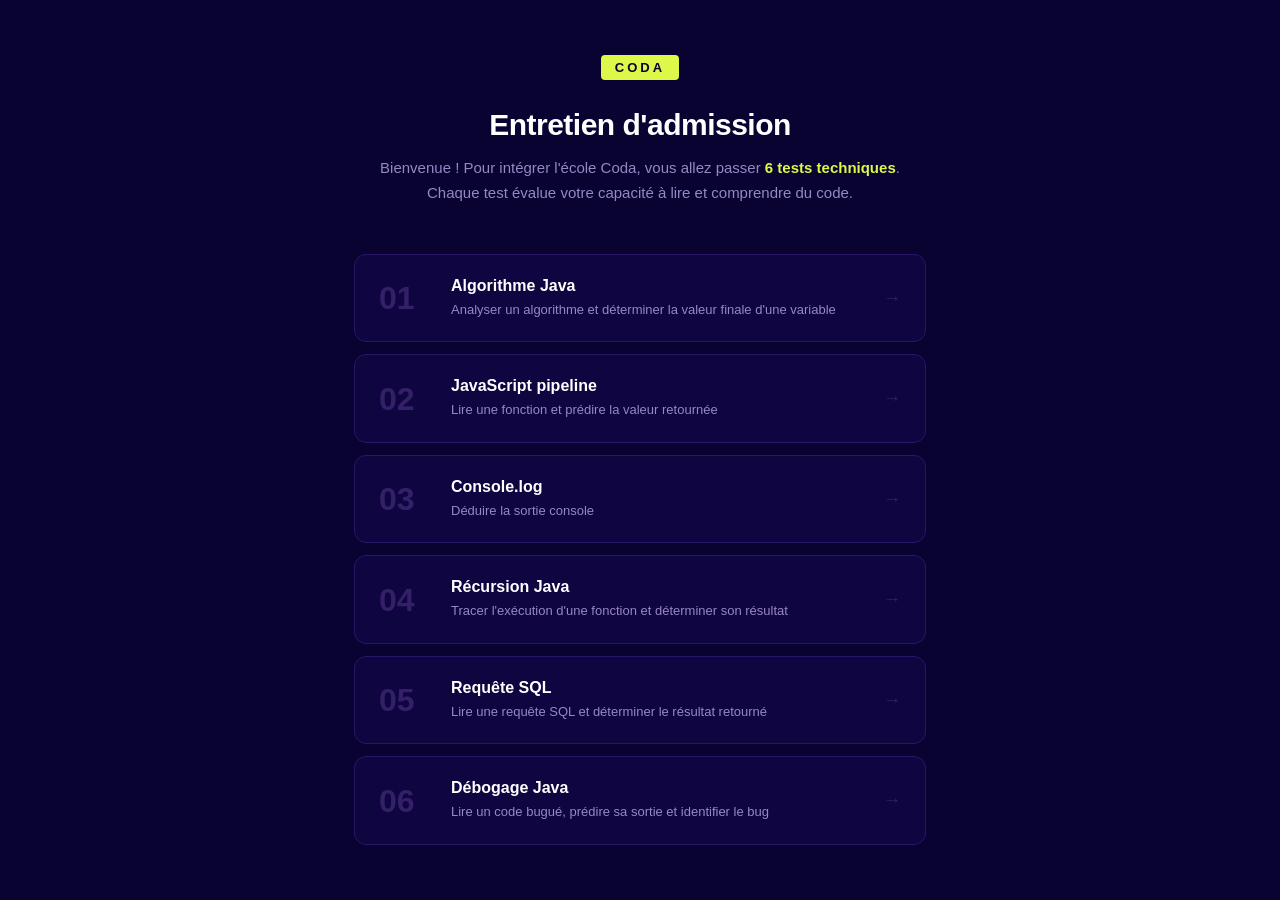
<file: index.html>
<!DOCTYPE html>
<html lang="fr">
<head>
  <meta charset="UTF-8">
  <meta name="viewport" content="width=device-width, initial-scale=1.0">
  <link rel="stylesheet" href="home.css">
  <title>Entretien technique — École Coda</title>
</head>
<body>

<div class="container">
  <header>
    <div class="logo">Coda</div>
    <h1>Entretien d'admission</h1>
    <p class="subtitle">
      Bienvenue ! Pour intégrer l'école Coda, vous allez passer
      <strong>6 tests techniques</strong>. Chaque test évalue votre capacité
      à lire et comprendre du code.
    </p>
  </header>

  <div class="tests">
    <a href="test1/" class="test-card">
      <div class="test-number">01</div>
      <div class="test-info">
        <h2>Algorithme Java</h2>
        <p>Analyser un algorithme et déterminer la valeur finale d'une variable</p>
      </div>
      <span class="test-arrow">→</span>
    </a>

    <a href="test2/" class="test-card">
      <div class="test-number">02</div>
      <div class="test-info">
        <h2>JavaScript pipeline</h2>
        <p>Lire une fonction et prédire la valeur retournée</p>
      </div>
      <span class="test-arrow">→</span>
    </a>

    <a href="test3/" class="test-card">
      <div class="test-number">03</div>
      <div class="test-info">
        <h2>Console.log</h2>
        <p>Déduire la sortie console</p>
      </div>
      <span class="test-arrow">→</span>
    </a>

    <a href="test4/" class="test-card">
      <div class="test-number">04</div>
      <div class="test-info">
        <h2>Récursion Java</h2>
        <p>Tracer l'exécution d'une fonction et déterminer son résultat</p>
      </div>
      <span class="test-arrow">→</span>
    </a>

    <a href="test5/" class="test-card">
      <div class="test-number">05</div>
      <div class="test-info">
        <h2>Requête SQL</h2>
        <p>Lire une requête SQL et déterminer le résultat retourné</p>
      </div>
      <span class="test-arrow">→</span>
    </a>

    <a href="test6/" class="test-card">
      <div class="test-number">06</div>
      <div class="test-info">
        <h2>Débogage Java</h2>
        <p>Lire un code bugué, prédire sa sortie et identifier le bug</p>
      </div>
      <span class="test-arrow">→</span>
    </a>
  </div>
</div>

</body>
</html>
</file>
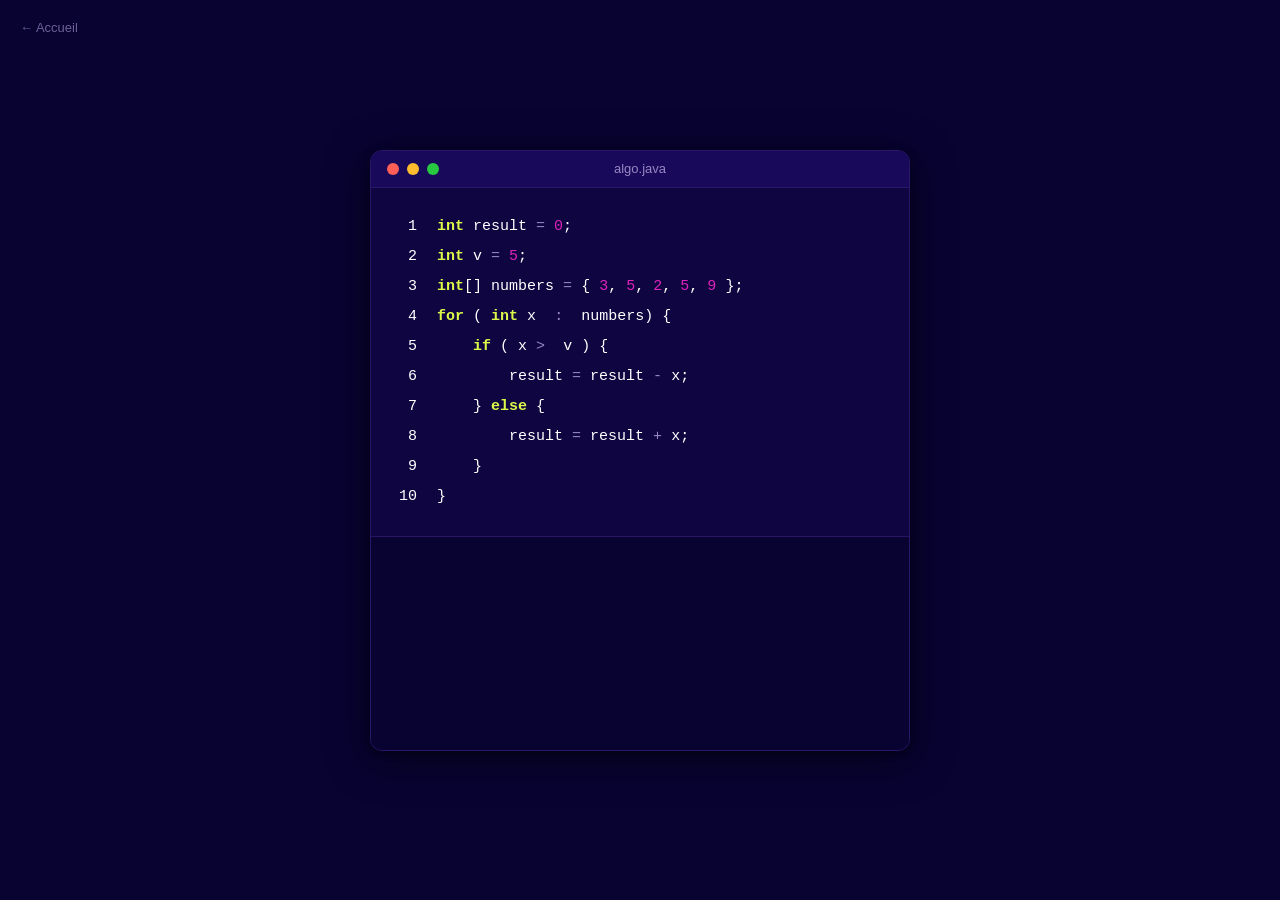
<file: test1/index.html>
<!DOCTYPE html>
<html lang="fr">
<head>
  <meta charset="UTF-8">
  <link rel="stylesheet" href="../styles.css">
  <title>Coda — Test 1 : Algorithme Java</title>
</head>
<body>

<a href="../" class="back-link">← Accueil</a>

<div class="window">
  <div class="titlebar">
    <div class="dots">
      <div class="dot red"></div>
      <div class="dot yellow"></div>
      <div class="dot green"></div>
    </div>
    <span class="title"></span>
  </div>
  <div class="code"></div>
  <div class="question">
    <iframe data-tally-src="https://tally.so/embed/7RaeQ9?alignLeft=1&hideTitle=1&transparentBackground=1&dynamicHeight=1" loading="lazy" width="100%" height="174" frameborder="0" marginheight="0" marginwidth="0" title="Test technique - B1"></iframe>
  </div>
</div>

<script>
const SNIPPET = {
  title: "algo.java",
  lang: "java",
  code: `\
int result = 0;
int v = 5;
int[] numbers = { 3, 5, 2, 5, 9 };
for ( int x  :  numbers) {
    if ( x >~~=~~ v ) {
        result = result - x;
    } else {
        result = result + x;
    }
}`
};
</script>
<script src="../render.js"></script>
<script>var d=document,w="https://tally.so/widgets/embed.js",v=function(){"undefined"!=typeof Tally?Tally.loadEmbeds():d.querySelectorAll("iframe[data-tally-src]:not([src])").forEach((function(e){e.src=e.dataset.tallySrc}))};if("undefined"!=typeof Tally)v();else if(d.querySelector('script[src="'+w+'"]')==null){var s=d.createElement("script");s.src=w,s.onload=v,s.onerror=v,d.body.appendChild(s);}</script>
</body>
</html>
</file>
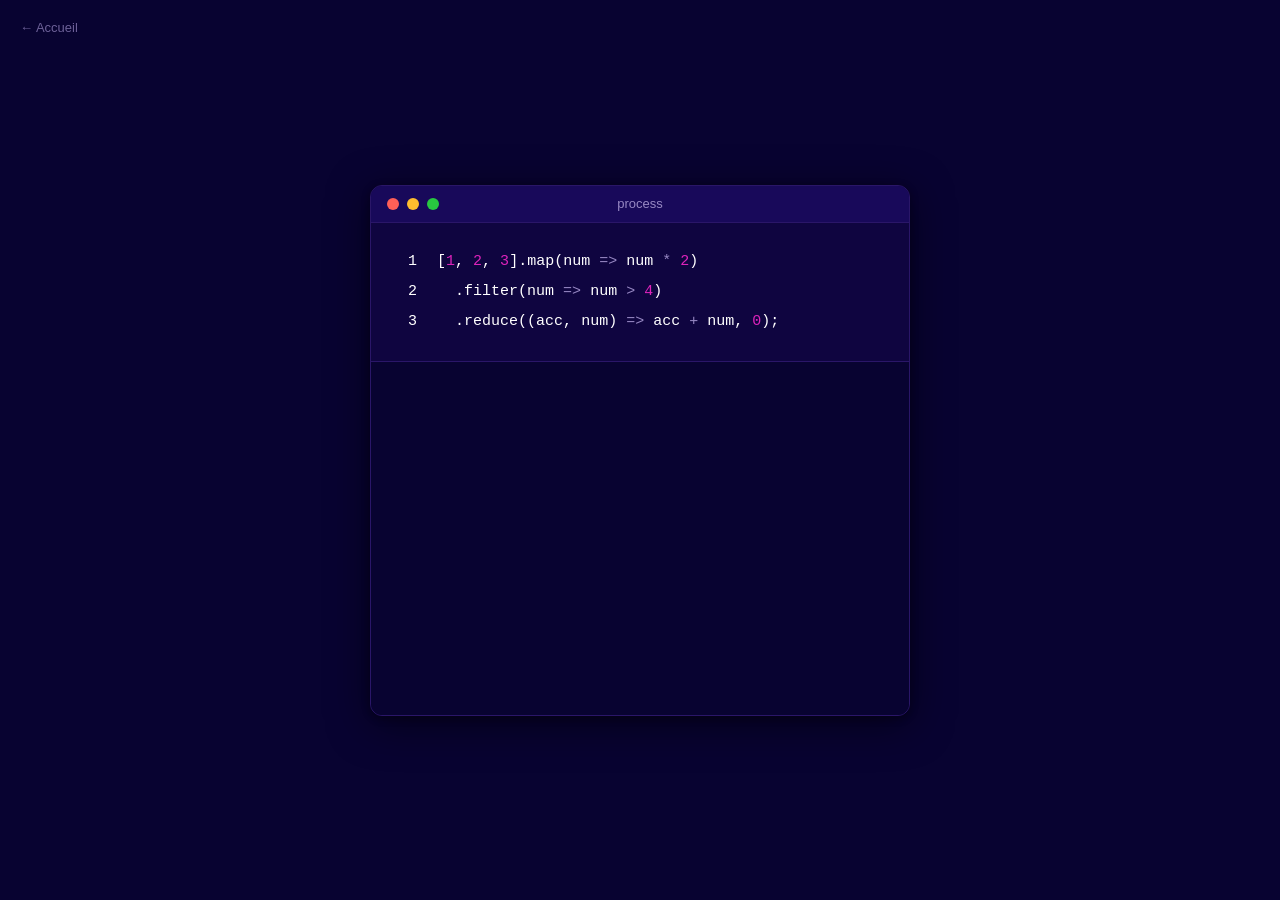
<file: test2/index.html>
<!DOCTYPE html>
<html lang="fr">
<head>
  <meta charset="UTF-8">
  <link rel="stylesheet" href="../styles.css">
  <title>Coda — Test 2 : Fonction JavaScript</title>
</head>
<body>

<a href="../" class="back-link">← Accueil</a>

<div class="window">
  <div class="titlebar">
    <div class="dots">
      <div class="dot red"></div>
      <div class="dot yellow"></div>
      <div class="dot green"></div>
    </div>
    <span class="title"></span>
  </div>
  <div class="code"></div>
  <div class="question">
    <iframe data-tally-src="https://tally.so/embed/5BV2qd?alignLeft=1&hideTitle=1&transparentBackground=1&dynamicHeight=1" loading="lazy" width="100%" height="314" frameborder="0" marginheight="0" marginwidth="0" title="Test technique - B2"></iframe>
    <script>var d=document,w="https://tally.so/widgets/embed.js",v=function(){"undefined"!=typeof Tally?Tally.loadEmbeds():d.querySelectorAll("iframe[data-tally-src]:not([src])").forEach((function(e){e.src=e.dataset.tallySrc}))};if("undefined"!=typeof Tally)v();else if(d.querySelector('script[src="'+w+'"]')==null){var s=d.createElement("script");s.src=w,s.onload=v,s.onerror=v,d.body.appendChild(s);}</script>
  </div>
</div>

<script>
const SNIPPET = {
  title: "process",
  lang: "js",
  code: `\
[1, 2, 3].map(num => num * 2)
  .filter(num => num > 4)
  .reduce((acc, num) => acc + num, 0);`
};
</script>
<script src="../render.js"></script>
</body>
</html>
</file>
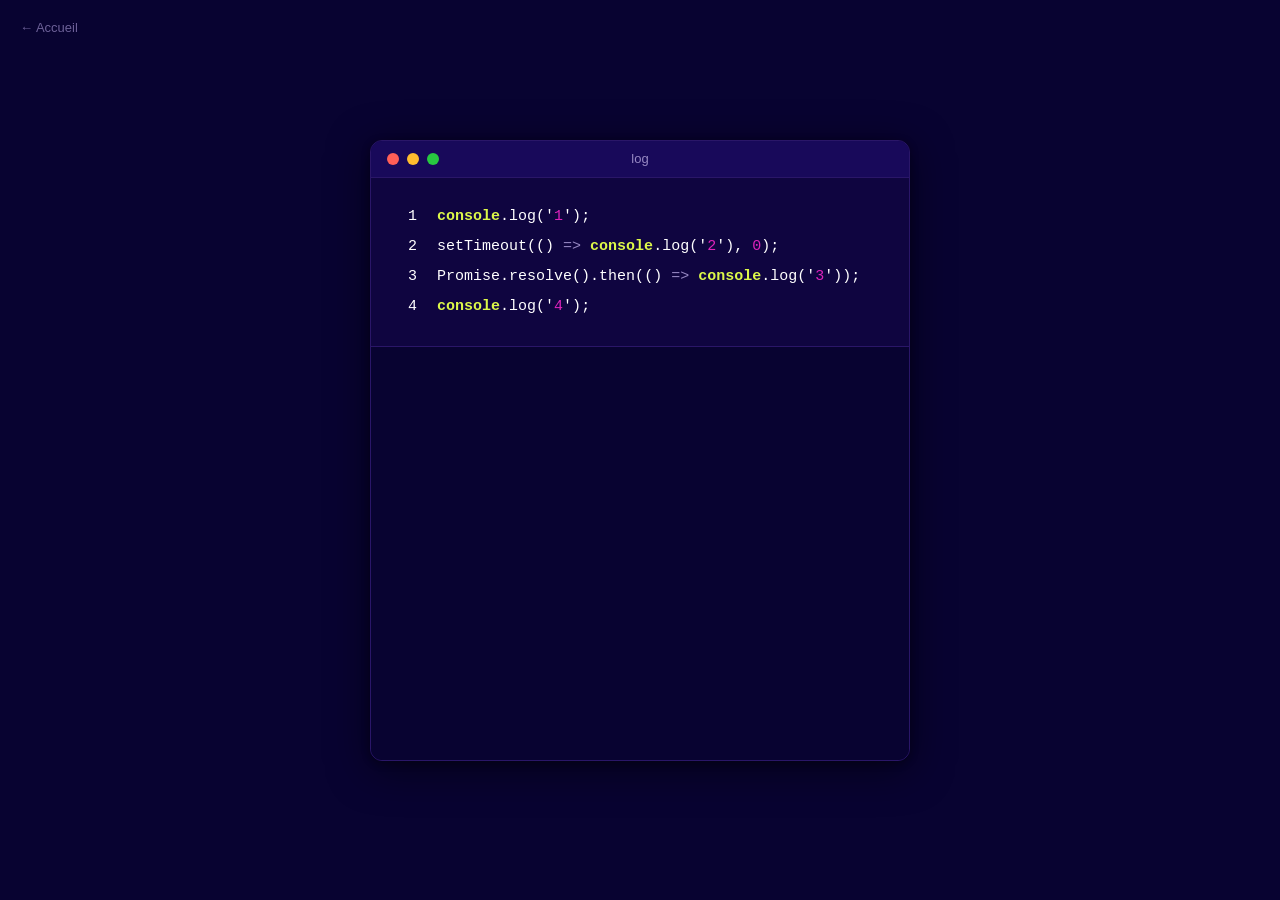
<file: test3/index.html>
<!DOCTYPE html>
<html lang="fr">
<head>
  <meta charset="UTF-8">
  <link rel="stylesheet" href="../styles.css">
  <title>Coda — Test 3 : Programme Python</title>
</head>
<body>

<a href="../" class="back-link">← Accueil</a>

<div class="window">
  <div class="titlebar">
    <div class="dots">
      <div class="dot red"></div>
      <div class="dot yellow"></div>
      <div class="dot green"></div>
    </div>
    <span class="title"></span>
  </div>
  <div class="code"></div>
  <div class="question">
    <iframe data-tally-src="https://tally.so/embed/dWzP2A?alignLeft=1&hideTitle=1&transparentBackground=1&dynamicHeight=1" loading="lazy" width="100%" height="374" frameborder="0" marginheight="0" marginwidth="0" title="B1 - Test Technique 3"></iframe>
    <script>var d=document,w="https://tally.so/widgets/embed.js",v=function(){"undefined"!=typeof Tally?Tally.loadEmbeds():d.querySelectorAll("iframe[data-tally-src]:not([src])").forEach((function(e){e.src=e.dataset.tallySrc}))};if("undefined"!=typeof Tally)v();else if(d.querySelector('script[src="'+w+'"]')==null){var s=d.createElement("script");s.src=w,s.onload=v,s.onerror=v,d.body.appendChild(s);}</script>
  </div>
</div>

<script>
const SNIPPET = {
  title: "log",
  lang: "js",
  code: `\
console.log('1');
setTimeout(() => console.log('2'), 0);
Promise.resolve().then(() => console.log('3'));
console.log('4');`
};
</script>
<script src="../render.js"></script>
</body>
</html>
</file>
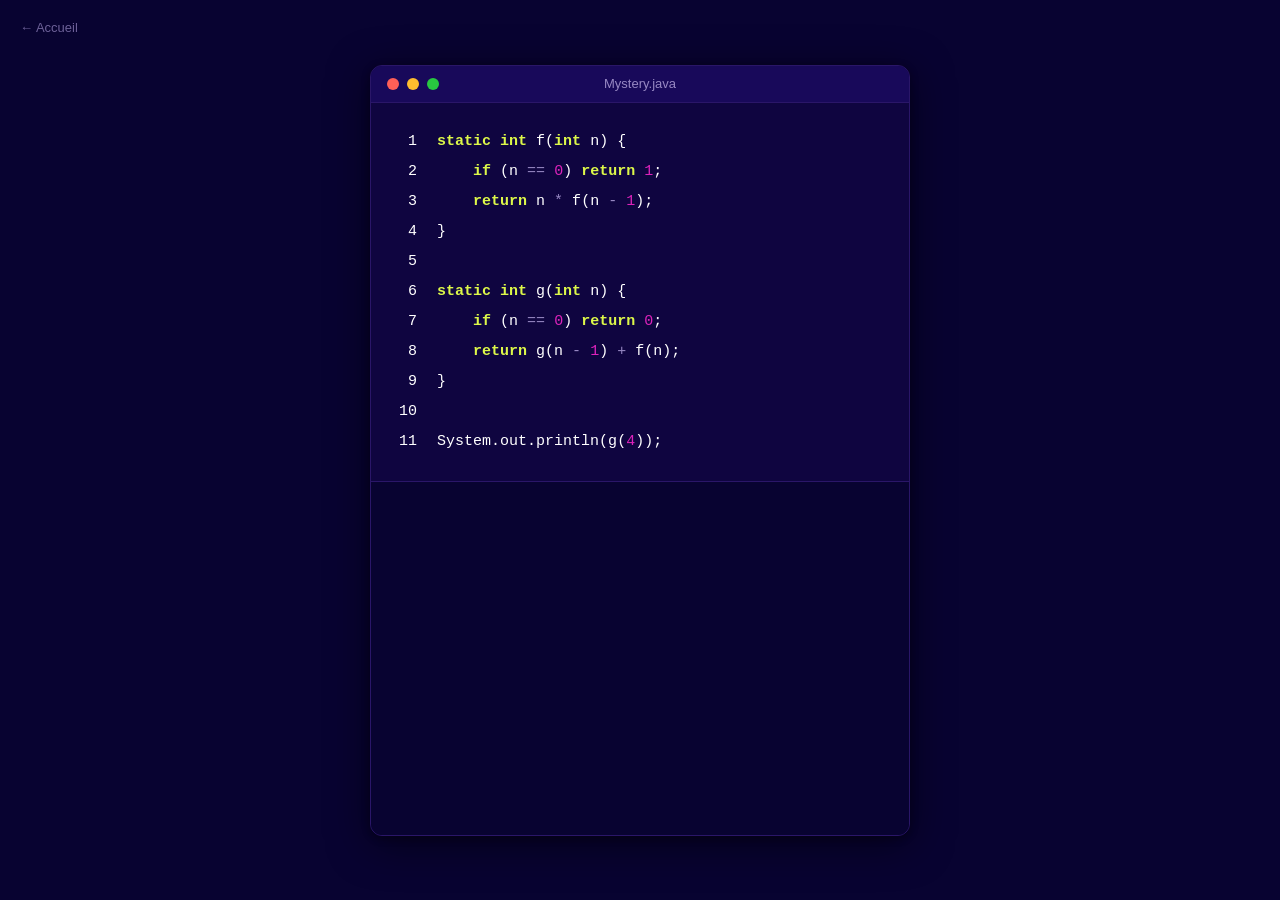
<file: test4/index.html>
<!DOCTYPE html>
<html lang="fr">
<head>
  <meta charset="UTF-8">
  <link rel="stylesheet" href="../styles.css">
  <title>Coda — Test 4 : Récursion Java</title>
</head>
<body>

<a href="../" class="back-link">← Accueil</a>

<div class="window">
  <div class="titlebar">
    <div class="dots">
      <div class="dot red"></div>
      <div class="dot yellow"></div>
      <div class="dot green"></div>
    </div>
    <span class="title"></span>
  </div>
  <div class="code"></div>
  <div class="question">
    <iframe data-tally-src="https://tally.so/embed/vGzZ9Q?alignLeft=1&hideTitle=1&transparentBackground=1&dynamicHeight=1" loading="lazy" width="100%" height="314" frameborder="0" marginheight="0" marginwidth="0" title="B1 - Test technique 4"></iframe>
    <script>var d=document,w="https://tally.so/widgets/embed.js",v=function(){"undefined"!=typeof Tally?Tally.loadEmbeds():d.querySelectorAll("iframe[data-tally-src]:not([src])").forEach((function(e){e.src=e.dataset.tallySrc}))};if("undefined"!=typeof Tally)v();else if(d.querySelector('script[src="'+w+'"]')==null){var s=d.createElement("script");s.src=w,s.onload=v,s.onerror=v,d.body.appendChild(s);}</script>
  </div>
</div>

<script>
const SNIPPET = {
  title: "Mystery.java",
  lang: "java",
  code: `\
static int f(int n) {
    if (n == 0) return 1;
    return n * f(n - 1);
}

static int g(int n) {
    if (n == 0) return 0;
    return g(n - 1) + f(n);
}

System.out.println(g(4));`
};
</script>
<script src="../render.js"></script>
</body>
</html>
</file>
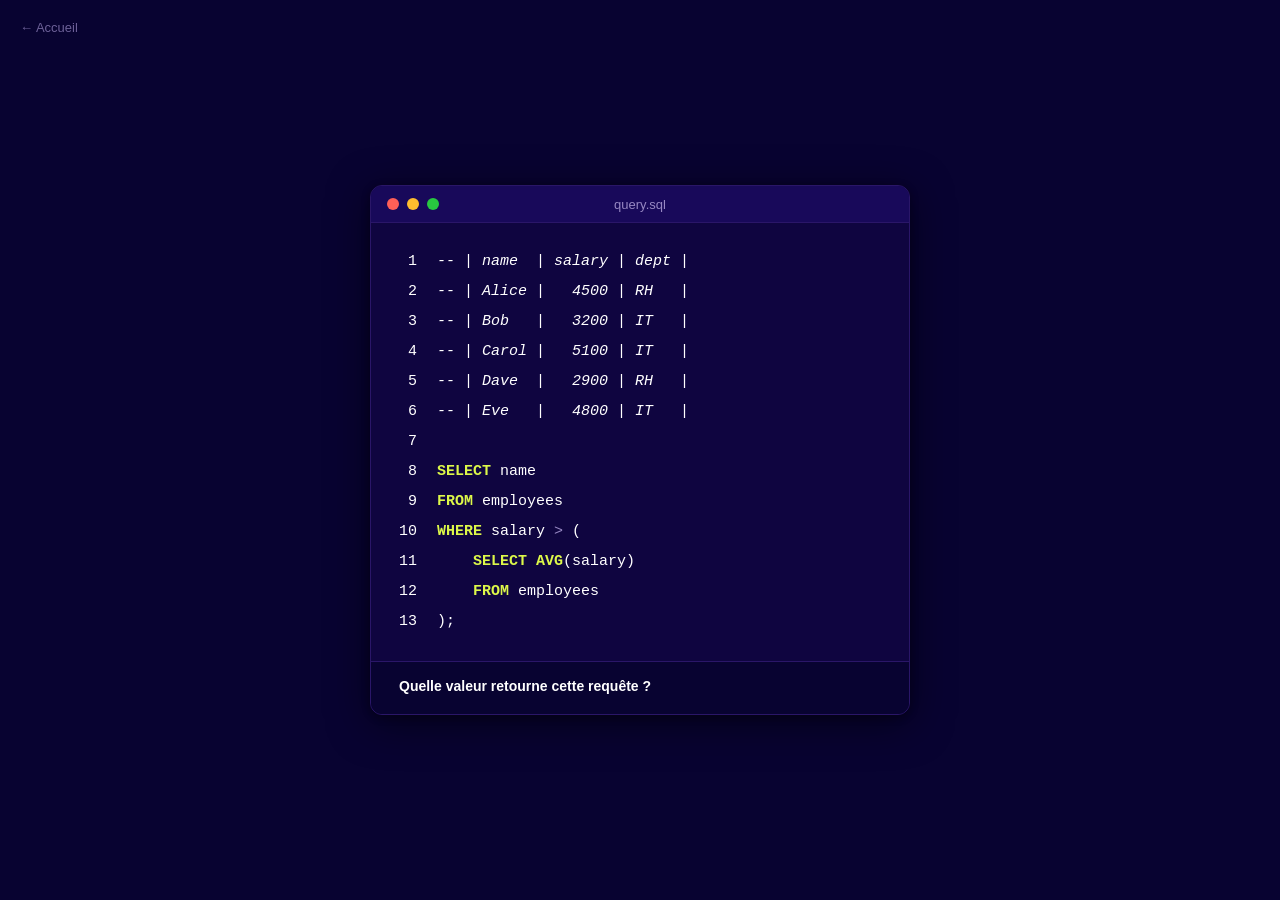
<file: test5/index.html>
<!DOCTYPE html>
<html lang="fr">
<head>
  <meta charset="UTF-8">
  <link rel="stylesheet" href="../styles.css">
  <title>Coda — Test 5 : SQL</title>
</head>
<body>

<a href="../" class="back-link">← Accueil</a>

<div class="window">
  <div class="titlebar">
    <div class="dots">
      <div class="dot red"></div>
      <div class="dot yellow"></div>
      <div class="dot green"></div>
    </div>
    <span class="title"></span>
  </div>
  <div class="code"></div>
  <div class="question">
    <!-- Remplacer par l'iframe Tally une fois le formulaire créé -->
    <p><strong>Quelle valeur retourne cette requête ?</strong></p>
  </div>
</div>

<script>
const SNIPPET = {
  title: "query.sql",
  lang: "sql",
  code: `\
-- | name  | salary | dept |
-- | Alice |   4500 | RH   |
-- | Bob   |   3200 | IT   |
-- | Carol |   5100 | IT   |
-- | Dave  |   2900 | RH   |
-- | Eve   |   4800 | IT   |

SELECT name
FROM employees
WHERE salary > (
    SELECT AVG(salary)
    FROM employees
);`
};
</script>
<script src="../render.js"></script>
</body>
</html>
</file>
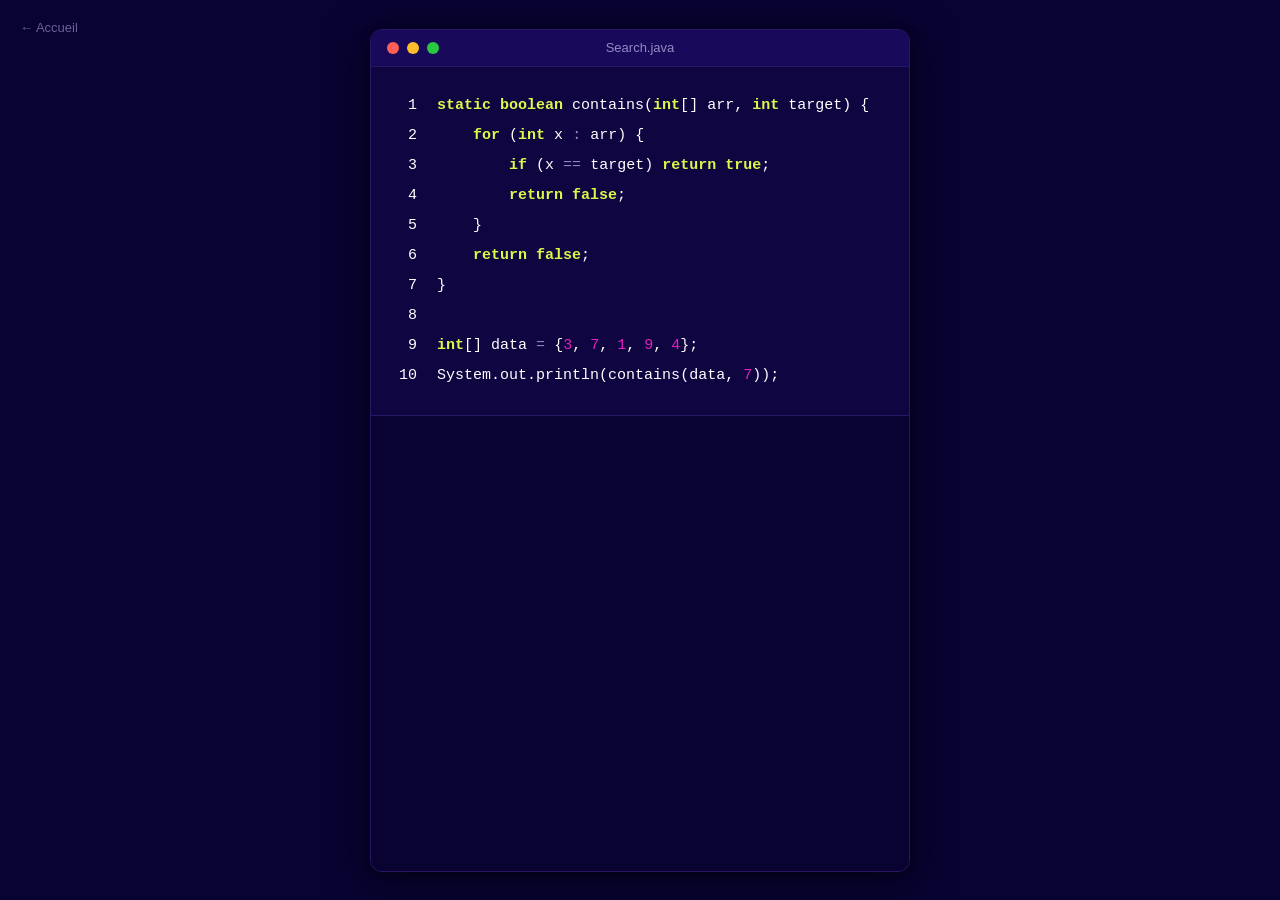
<file: test6/index.html>
<!DOCTYPE html>
<html lang="fr">
<head>
  <meta charset="UTF-8">
  <link rel="stylesheet" href="../styles.css">
  <title>Coda — Test 6 : Débogage</title>
</head>
<body>

<a href="../" class="back-link">← Accueil</a>

<div class="window">
  <div class="titlebar">
    <div class="dots">
      <div class="dot red"></div>
      <div class="dot yellow"></div>
      <div class="dot green"></div>
    </div>
    <span class="title"></span>
  </div>
  <div class="code"></div>
  <div class="question">
    <iframe data-tally-src="https://tally.so/embed/GxbGW2?alignLeft=1&hideTitle=1&transparentBackground=1&dynamicHeight=1" loading="lazy" width="100%" height="416" frameborder="0" marginheight="0" marginwidth="0" title="B1 - Test technique 6"></iframe>
    <script>var d=document,w="https://tally.so/widgets/embed.js",v=function(){"undefined"!=typeof Tally?Tally.loadEmbeds():d.querySelectorAll("iframe[data-tally-src]:not([src])").forEach((function(e){e.src=e.dataset.tallySrc}))};if("undefined"!=typeof Tally)v();else if(d.querySelector('script[src="'+w+'"]')==null){var s=d.createElement("script");s.src=w,s.onload=v,s.onerror=v,d.body.appendChild(s);}</script>
  </div>
</div>

<script>
const SNIPPET = {
  title: "Search.java",
  lang: "java",
  code: `\
static boolean contains(int[] arr, int target) {
    for (int x : arr) {
        if (x == target) return true;
        return false;
    }
    return false;
}

int[] data = {3, 7, 1, 9, 4};
System.out.println(contains(data, 7));`
};
</script>
<script src="../render.js"></script>
</body>
</html>
</file>
<file: home.css>
* { margin: 0; padding: 0; box-sizing: border-box; }

body {
  background: #080331;
  color: #ffffff;
  min-height: 100vh;
  display: flex;
  align-items: center;
  justify-content: center;
  font-family: -apple-system, BlinkMacSystemFont, 'Segoe UI', sans-serif;
}

.container {
  max-width: 620px;
  width: 100%;
  padding: 48px 24px;
}

header {
  text-align: center;
  margin-bottom: 48px;
}

.logo {
  display: inline-block;
  background: #ddf849;
  color: #080331;
  font-weight: 800;
  font-size: 13px;
  letter-spacing: 3px;
  text-transform: uppercase;
  padding: 5px 14px;
  border-radius: 4px;
  margin-bottom: 28px;
}

h1 {
  font-size: 30px;
  font-weight: 700;
  color: #ffffff;
  margin-bottom: 14px;
  letter-spacing: -0.5px;
}

.subtitle {
  color: #9788c3;
  font-size: 15px;
  line-height: 1.65;
  margin: 0 auto;
}

.subtitle strong {
  color: #ddf849;
  font-weight: 600;
}

.tests {
  display: flex;
  flex-direction: column;
  gap: 12px;
}

.test-card {
  display: flex;
  align-items: center;
  background: #0f0540;
  border: 1px solid #2a1668;
  border-radius: 12px;
  padding: 22px 24px;
  text-decoration: none;
  color: inherit;
  gap: 20px;
  transition: border-color 0.18s, background 0.18s;
}

.test-card:hover {
  border-color: #ddf849;
  background: #18095a;
}

.test-number {
  font-size: 32px;
  font-weight: 800;
  color: #342068;
  font-variant-numeric: tabular-nums;
  min-width: 52px;
  line-height: 1;
  transition: color 0.18s;
}

.test-card:hover .test-number {
  color: #ddf849;
}

.test-info {
  flex: 1;
}

.test-info h2 {
  font-size: 16px;
  font-weight: 600;
  color: #ffffff;
  margin-bottom: 5px;
}

.test-info p {
  font-size: 13px;
  color: #9788c3;
  line-height: 1.5;
}

.test-arrow {
  color: #342068;
  font-size: 18px;
  transition: color 0.18s, transform 0.18s;
  display: inline-block;
}

.test-card:hover .test-arrow {
  color: #ddf849;
  transform: translateX(4px);
}
</file>
<file: styles.css>
* { margin: 0; padding: 0; box-sizing: border-box; }

body {
  background: #080331;
  min-height: 100vh;
  display: flex;
  align-items: center;
  justify-content: center;
  font-family: 'Courier New', monospace;
}

.back-link {
  position: fixed;
  top: 20px;
  left: 20px;
  color: #9788c3;
  text-decoration: none;
  font-family: -apple-system, sans-serif;
  font-size: 13px;
  opacity: 0.7;
  transition: opacity 0.2s, color 0.2s;
}
.back-link:hover { opacity: 1; color: #ddf849; }

.window {
  background: #0f0540;
  border-radius: 12px;
  padding: 0;
  width: 540px;
  box-shadow: 0 8px 40px rgba(0,0,0,0.5), 0 2px 8px rgba(0,0,0,0.3);
  overflow: hidden;
  border: 1px solid #2a1668;
}

.titlebar {
  background: #18095a;
  padding: 12px 16px;
  display: flex;
  align-items: center;
  position: relative;
  border-bottom: 1px solid #2a1668;
}

.dots {
  display: flex;
  gap: 8px;
  z-index: 1;
}

.dot { width: 12px; height: 12px; border-radius: 50%; }
.dot.red    { background: #ff5f57; }
.dot.yellow { background: #ffbd2e; }
.dot.green  { background: #28c940; }

.title {
  position: absolute;
  left: 50%;
  transform: translateX(-50%);
  color: #9788c3;
  font-size: 13px;
  font-family: -apple-system, sans-serif;
  font-weight: 500;
  white-space: nowrap;
}

.code {
  padding: 24px 28px;
  font-size: 15px;
  line-height: 2;
  color: #ffffff;
}

.code > div { white-space: pre; }

.ln { color: #ffffff; user-select: none; display: inline-block; min-width: 2ch; text-align: right; margin-right: 20px; }

.kw   { color: #ddf849; font-weight: 600; }
.num  { color: #dd23bb; }
.op   { color: #9788c3; }
.var  { color: #ffffff; }
.cmt  { color: #ffffff; font-style: italic; }

.hidden-eq { color: #0f0540; }

.question {
  padding: 16px 28px 20px;
  color: #9788c3;
  font-family: -apple-system, sans-serif;
  font-size: 14px;
  border-top: 1px solid #2a1668;
  background: #080331;
}
.question strong { color: #ffffff; }
.question code {
  background: #18095a;
  color: #dd23bb;
  padding: 1px 6px;
  border-radius: 4px;
  font-family: 'Courier New', monospace;
  font-size: 13px;
}
.question iframe {
  filter: invert(1) hue-rotate(180deg);
}
</file>
